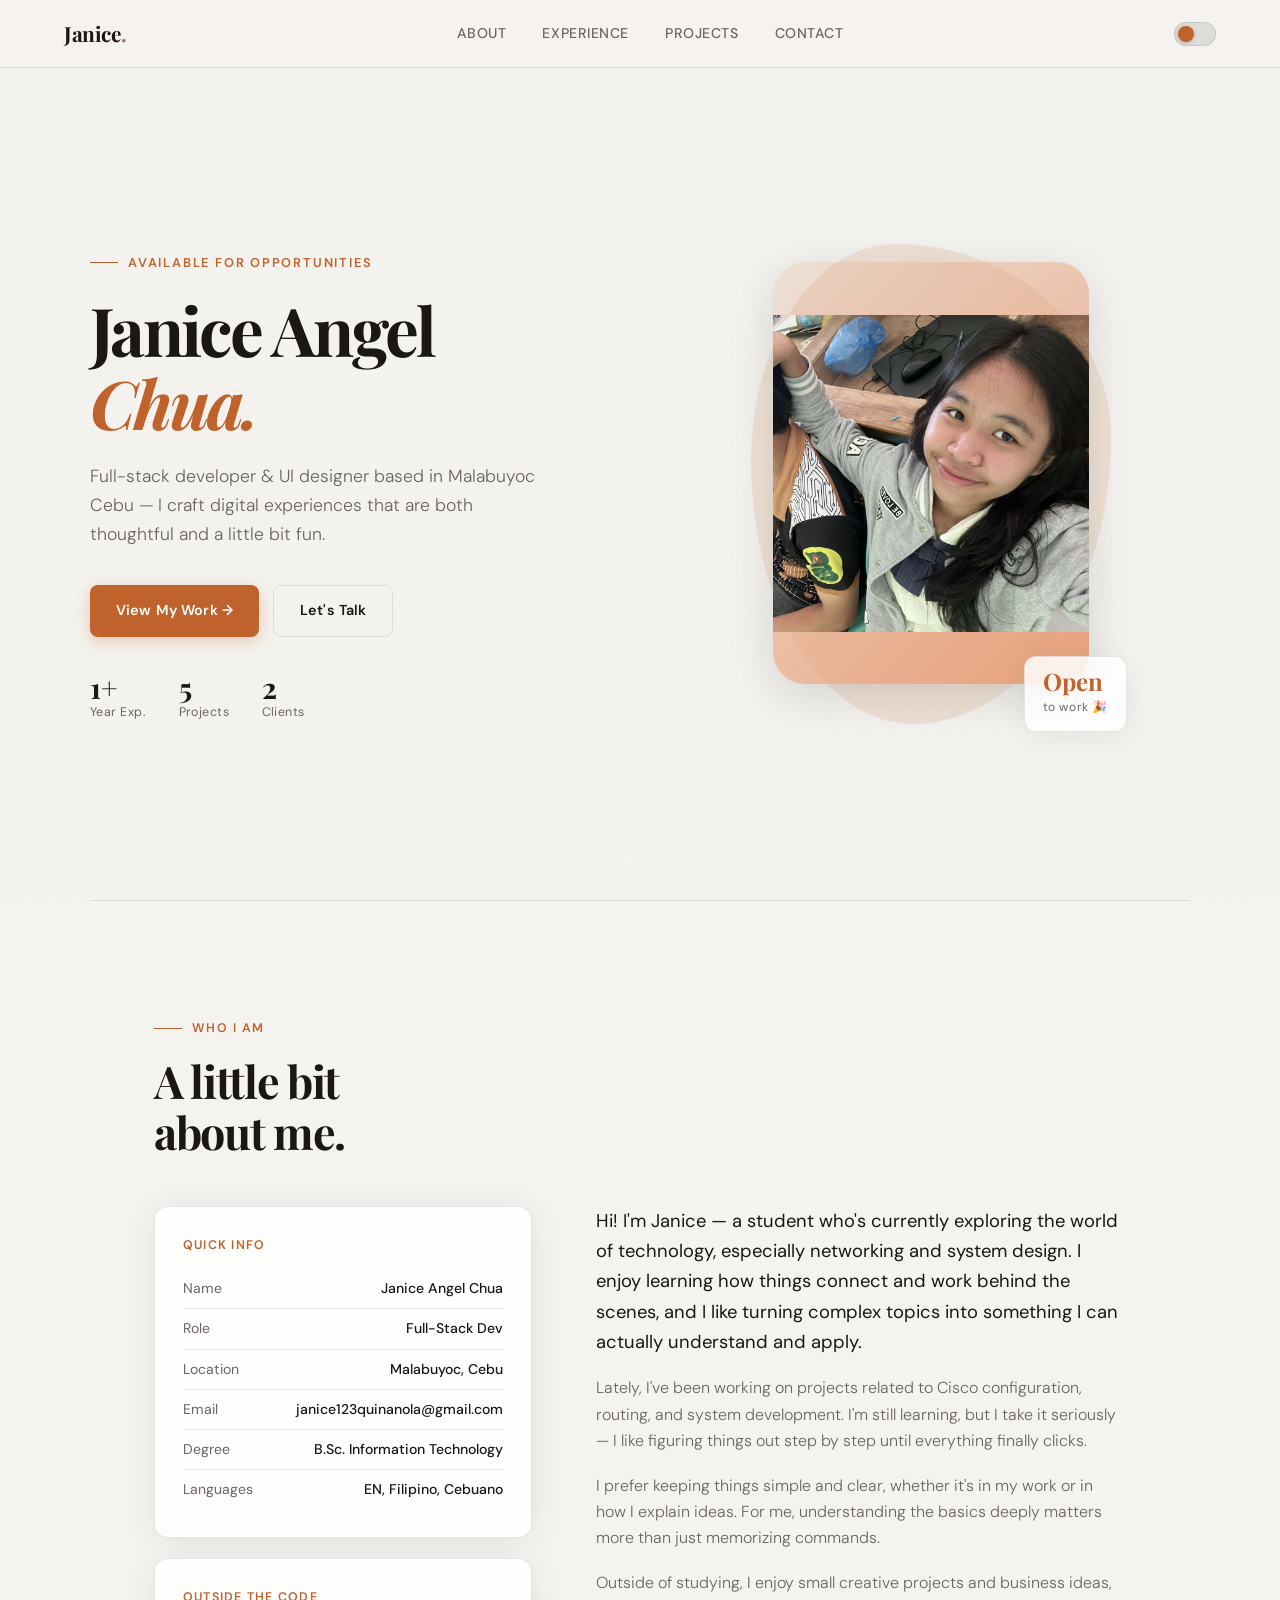
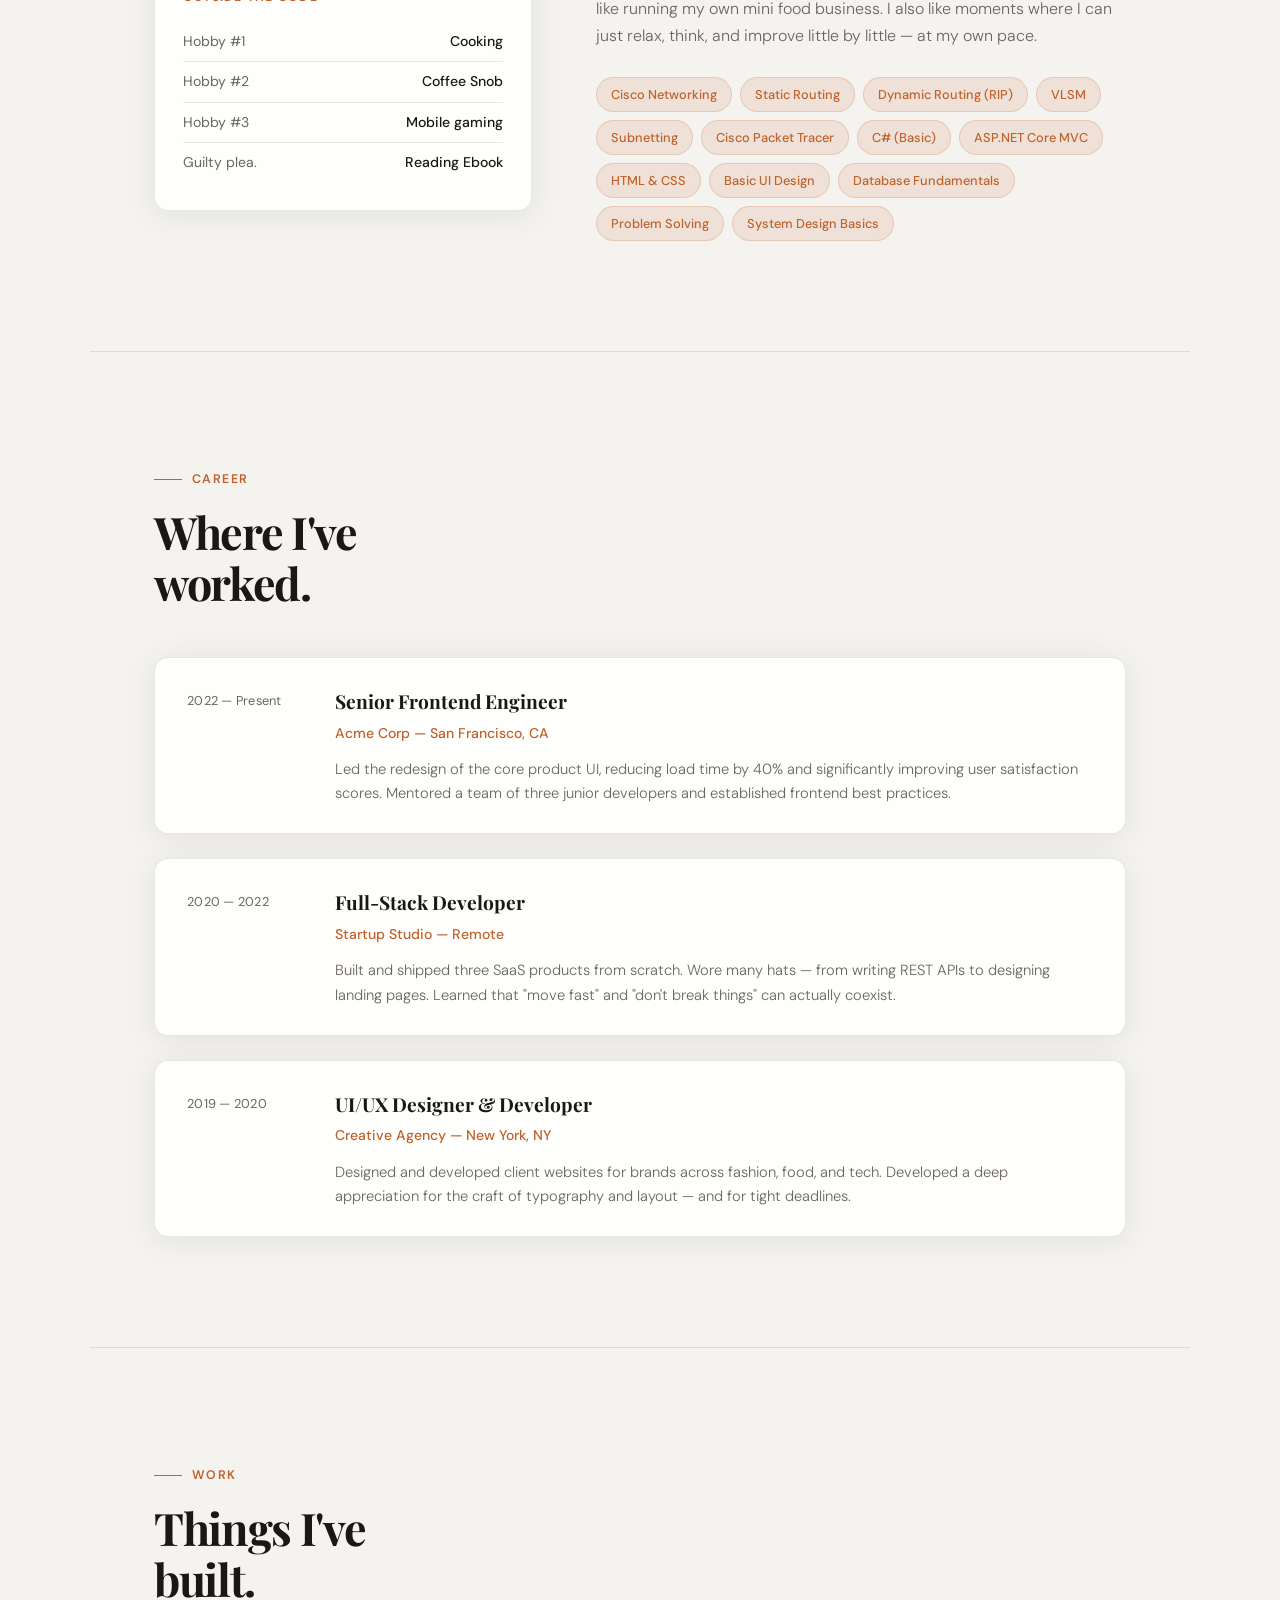
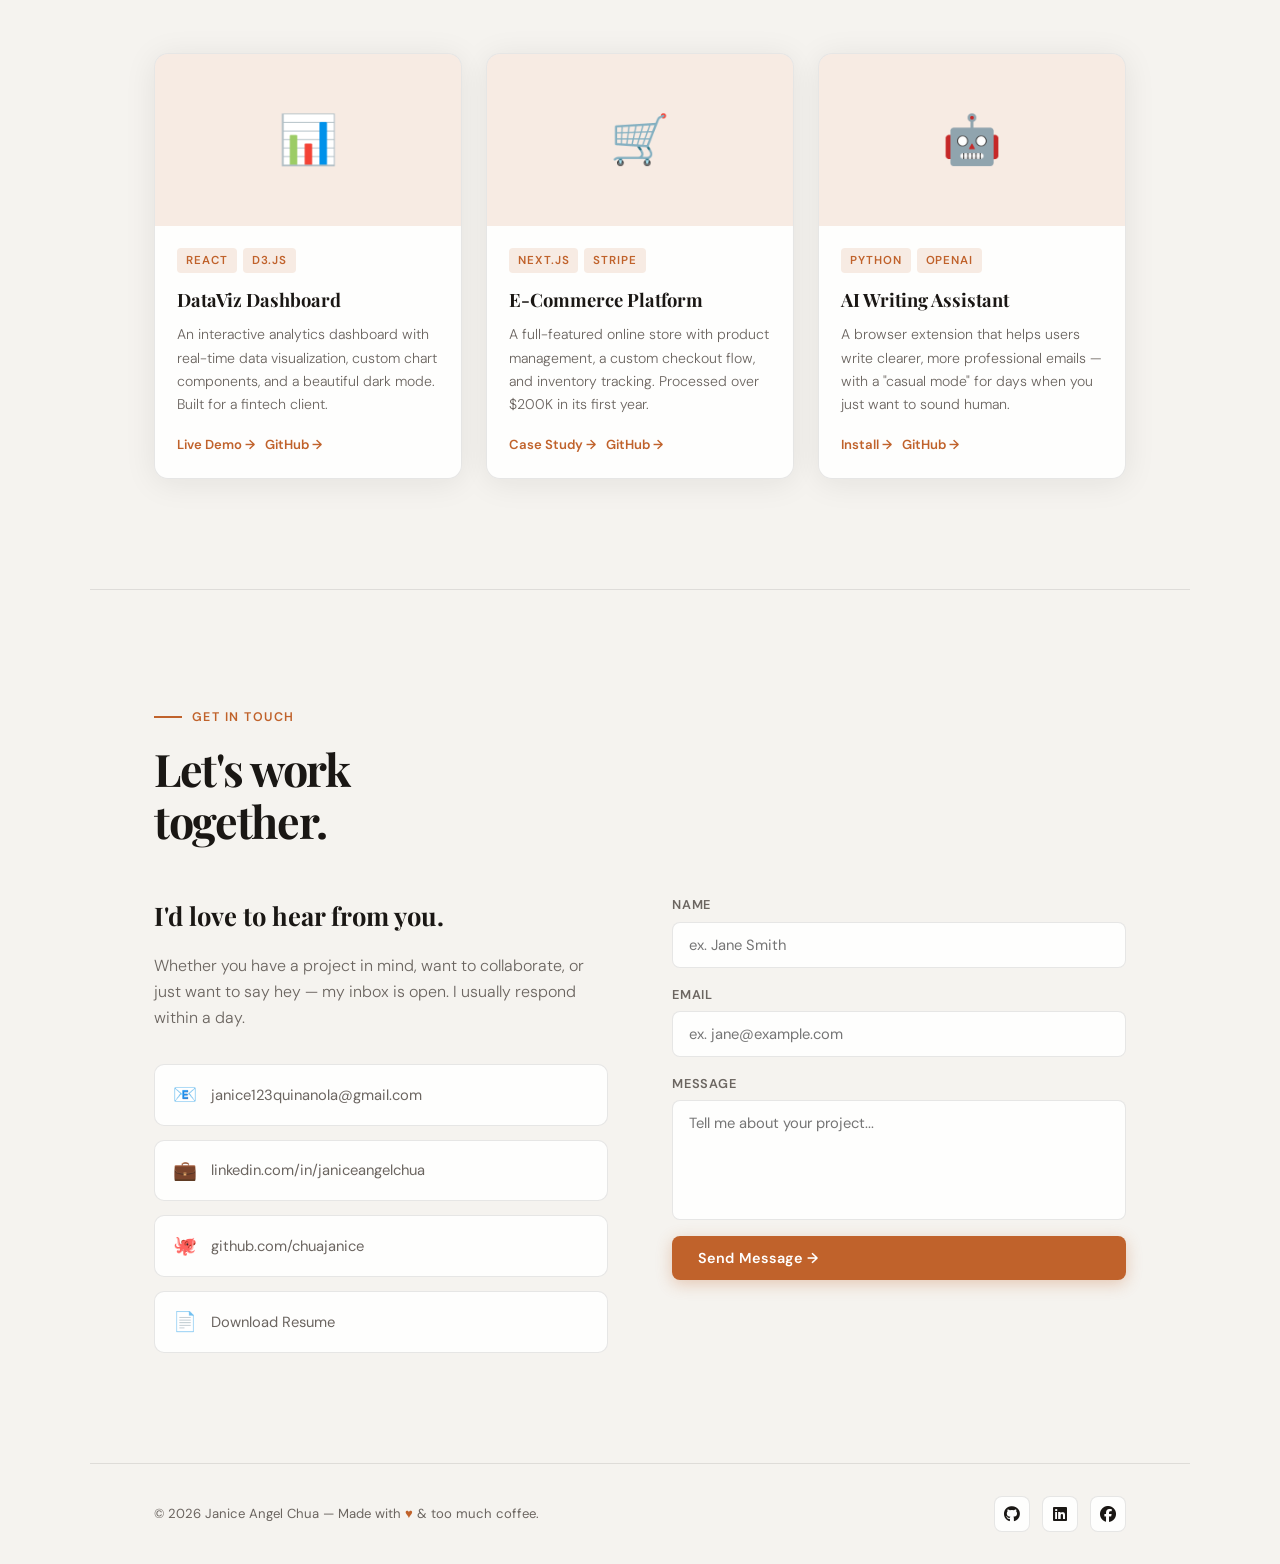
<file: index.html>
<!DOCTYPE html>
<html lang="en" data-theme="light">
<head>
  <meta charset="UTF-8" />
  <meta name="viewport" content="width=device-width, initial-scale=1.0" />
  <title>Portfolio — Janice Angel Chua</title>
  <link rel="preconnect" href="https://fonts.googleapis.com" />
  <link rel="preconnect" href="https://fonts.gstatic.com" crossorigin />
  <link href="https://fonts.googleapis.com/css2?family=Playfair+Display:ital,wght@0,400;0,700;1,400&family=DM+Sans:wght@300;400;500;600&display=swap" rel="stylesheet" />
  <link rel="stylesheet" href="style.css" />
  <link rel="stylesheet" href="https://cdnjs.cloudflare.com/ajax/libs/font-awesome/6.5.0/css/all.min.css">
</head>
<body>

  <!-- ─── Navigation ─────────────────────────────────── -->
  <nav>
    <div class="nav-logo">Janice<span>.</span></div>
    <ul class="nav-links">
      <li><a href="#about">About</a></li>
      <li><a href="#experience">Experience</a></li>
      <li><a href="#projects">Projects</a></li>
      <li><a href="#contact">Contact</a></li>
    </ul>
    <div class="nav-right">
      <button class="theme-toggle" id="themeToggle" aria-label="Toggle theme"></button>
      <button class="hamburger" id="hamburger" aria-label="Menu">
        <span></span><span></span><span></span>
      </button>
    </div>
  </nav>

  <!-- Mobile Menu -->
  <div class="mobile-menu" id="mobileMenu">
    <a href="#about" onclick="closeMenu()">About</a>
    <a href="#experience" onclick="closeMenu()">Experience</a>
    <a href="#projects" onclick="closeMenu()">Projects</a>
    <a href="#contact" onclick="closeMenu()">Contact</a>
  </div>

  <main>
    <!-- ─── Hero ──────────────────────────────────────── -->
    <section id="hero">
      <div class="hero-inner">
        <div class="hero-text">
          <p class="hero-eyebrow">Available for opportunities</p>
          <h1>Janice Angel<br><em>Chua.</em></h1>
          <p class="hero-bio">
            Full-stack developer & UI designer based in Malabuyoc Cebu — I craft digital experiences that are both thoughtful and a little bit fun.
          </p>
          <div class="hero-cta">
            <a href="#projects" class="btn btn-primary">View My Work →</a>
            <a href="#contact" class="btn btn-secondary">Let's Talk</a>
          </div>
          <div class="stats-row" style="margin-top:36px;">
            <div class="stat">
              <span class="stat-value">1+</span>
              <span class="stat-label">Year Exp.</span>
            </div>
            <div class="stat">
              <span class="stat-value">5</span>
              <span class="stat-label">Projects</span>
            </div>
            <div class="stat">
              <span class="stat-value">2</span>
              <span class="stat-label">Clients</span>
            </div>
          </div>
        </div>
        <div class="hero-visual">
          <div class="avatar-wrap">
            <div class="avatar-bg"></div>
            <div class="avatar-img">
              <img src="janice.jpg" alt="Janice's Avatar" class="avatar-photo" />
            </div>
            <div class="avatar-tag">
              <span class="tag-value">Open</span>
              <span class="tag-label">to work 🎉</span>
            </div>
          </div>
        </div>
      </div>
    </section>

    <div class="divider"></div>

    <!-- ─── About ─────────────────────────────────────── -->
    <section id="about">
      <p class="section-label">Who I Am</p>
      <h2 class="section-title">A little bit<br>about me.</h2>
      <div class="about-grid">
        <div class="about-aside">
          <div class="about-card reveal">
            <h4>Quick Info</h4>
            <ul class="info-list">
              <li><span>Name</span><strong>Janice Angel Chua</strong></li>
              <li><span>Role</span><strong>Full-Stack Dev</strong></li>
              <li><span>Location</span><strong>Malabuyoc, Cebu</strong></li>
              <li><span>Email</span><strong>janice123quinanola@gmail.com</strong></li>
              <li><span>Degree</span><strong>B.Sc. Information Technology</strong></li>
              <li><span>Languages</span><strong>EN, Filipino, Cebuano</strong></li>
            </ul>
          </div>
          <div class="about-card reveal">
            <h4>Outside the Code</h4>
            <ul class="info-list">
              <li><span>Hobby #1</span><strong>Cooking</strong></li>
              <li><span>Hobby #2</span><strong>Coffee Snob</strong></li>
              <li><span>Hobby #3</span><strong>Mobile gaming</strong></li>
              <li><span>Guilty plea.</span><strong>Reading Ebook</strong></li>
            </ul>
          </div>
        </div>
        <div class="about-text reveal">
          <p>
            Hi! I'm Janice — a student who's currently exploring the world of technology, especially networking and system design. I enjoy learning how things connect and work behind the scenes, and I like turning complex topics into something I can actually understand and apply.
          </p>
          <p>
            Lately, I've been working on projects related to Cisco configuration, routing, and system development. I'm still learning, but I take it seriously — I like figuring things out step by step until everything finally clicks.
          </p>
          <p>
            I prefer keeping things simple and clear, whether it's in my work or in how I explain ideas. For me, understanding the basics deeply matters more than just memorizing commands.
          </p>
          <p>
            Outside of studying, I enjoy small creative projects and business ideas, like running my own mini food business. I also like moments where I can just relax, think, and improve little by little — at my own pace.
          </p>
          <div class="skills-chips">
            <span class="chip">Cisco Networking</span>
            <span class="chip">Static Routing</span>
            <span class="chip">Dynamic Routing (RIP)</span>
            <span class="chip">VLSM</span>
            <span class="chip">Subnetting</span>
            <span class="chip">Cisco Packet Tracer</span>
            <span class="chip">C# (Basic)</span>
            <span class="chip">ASP.NET Core MVC</span>
            <span class="chip">HTML & CSS</span>
            <span class="chip">Basic UI Design</span>
            <span class="chip">Database Fundamentals</span>
            <span class="chip">Problem Solving</span>
            <span class="chip">System Design Basics</span>
          </div>
        </div>
      </div>
    </section>

    <div class="divider"></div>

    <!-- ─── Experience ────────────────────────────────── -->
    <section id="experience">
      <p class="section-label">Career</p>
      <h2 class="section-title">Where I've<br>worked.</h2>
      <div class="exp-list">
        <div class="exp-card reveal">
          <div class="exp-date">2022 — Present</div>
          <div class="exp-body">
            <h3>Senior Frontend Engineer</h3>
            <p class="exp-company">Acme Corp — San Francisco, CA</p>
            <p class="exp-desc">Led the redesign of the core product UI, reducing load time by 40% and significantly improving user satisfaction scores. Mentored a team of three junior developers and established frontend best practices.</p>
          </div>
        </div>
        <div class="exp-card reveal">
          <div class="exp-date">2020 — 2022</div>
          <div class="exp-body">
            <h3>Full-Stack Developer</h3>
            <p class="exp-company">Startup Studio — Remote</p>
            <p class="exp-desc">Built and shipped three SaaS products from scratch. Wore many hats — from writing REST APIs to designing landing pages. Learned that "move fast" and "don't break things" can actually coexist.</p>
          </div>
        </div>
        <div class="exp-card reveal">
          <div class="exp-date">2019 — 2020</div>
          <div class="exp-body">
            <h3>UI/UX Designer & Developer</h3>
            <p class="exp-company">Creative Agency — New York, NY</p>
            <p class="exp-desc">Designed and developed client websites for brands across fashion, food, and tech. Developed a deep appreciation for the craft of typography and layout — and for tight deadlines.</p>
          </div>
        </div>
      </div>
    </section>

    <div class="divider"></div>

    <!-- ─── Projects ──────────────────────────────────── -->
    <section id="projects">
      <p class="section-label">Work</p>
      <h2 class="section-title">Things I've<br>built.</h2>
      <div class="projects-grid">
        <div class="project-card reveal">
          <div class="project-thumb">📊</div>
          <div class="project-body">
            <div class="project-tags"><span class="project-tag">React</span><span class="project-tag">D3.js</span></div>
            <h3>DataViz Dashboard</h3>
            <p>An interactive analytics dashboard with real-time data visualization, custom chart components, and a beautiful dark mode. Built for a fintech client.</p>
            <div class="project-links">
              <a href="#" class="project-link">Live Demo →</a>
              <a href="#" class="project-link">GitHub →</a>
            </div>
          </div>
        </div>
        <div class="project-card reveal">
          <div class="project-thumb">🛒</div>
          <div class="project-body">
            <div class="project-tags"><span class="project-tag">Next.js</span><span class="project-tag">Stripe</span></div>
            <h3>E-Commerce Platform</h3>
            <p>A full-featured online store with product management, a custom checkout flow, and inventory tracking. Processed over $200K in its first year.</p>
            <div class="project-links">
              <a href="#" class="project-link">Case Study →</a>
              <a href="#" class="project-link">GitHub →</a>
            </div>
          </div>
        </div>
        <div class="project-card reveal">
          <div class="project-thumb">🤖</div>
          <div class="project-body">
            <div class="project-tags"><span class="project-tag">Python</span><span class="project-tag">OpenAI</span></div>
            <h3>AI Writing Assistant</h3>
            <p>A browser extension that helps users write clearer, more professional emails — with a "casual mode" for days when you just want to sound human.</p>
            <div class="project-links">
              <a href="#" class="project-link">Install →</a>
              <a href="#" class="project-link">GitHub →</a>
            </div>
          </div>
        </div>
      </div>
    </section>

    <div class="divider"></div>

    <!-- ─── Contact ───────────────────────────────────── -->
    <section id="contact">
      <p class="section-label">Get In Touch</p>
      <h2 class="section-title">Let's work<br>together.</h2>
      <div class="contact-wrap">
        <div class="contact-info reveal">
          <h3>I'd love to hear from you.</h3>
          <p>Whether you have a project in mind, want to collaborate, or just want to say hey — my inbox is open. I usually respond within a day.</p>
          <div class="contact-links">
            <a href="mailto:janice123quinanola@gmail.com" class="contact-link">
              <span class="contact-link-icon">📧</span>
              <span>janice123quinanola@gmail.com</span>
            </a>
            <a href="https://linkedin.com" target="_blank" class="contact-link">
              <span class="contact-link-icon">💼</span>
              <span>linkedin.com/in/janiceangelchua</span>
            </a>
            <a href="https://github.com" target="_blank" class="contact-link">
              <span class="contact-link-icon">🐙</span>
              <span>github.com/chuajanice</span>
            </a>
            <a href="#" class="contact-link">
              <span class="contact-link-icon">📄</span>
              <span>Download Resume</span>
            </a>
          </div>
        </div>
        <div class="contact-form reveal">
          <div class="form-group">
            <label for="name">Name</label>
            <input type="text" id="name" placeholder="ex. Jane Smith" />
          </div>
          <div class="form-group">
            <label for="email">Email</label>
            <input type="email" id="email" placeholder="ex. jane@example.com" />
          </div>
          <div class="form-group">
            <label for="message">Message</label>
            <textarea id="message" placeholder="Tell me about your project..."></textarea>
          </div>
          <button class="btn btn-primary" id="sendBtn" onclick="handleSend()">Send Message →</button>
        </div>
      </div>
    </section>
  </main>

  <!-- ─── Footer ───────────────────────────────────────── -->
  <footer>
    <p class="footer-text">© 2026 Janice Angel Chua — Made with <span>♥</span> & too much coffee.</p>
    <div class="social-links">
      <a href="#" class="social-link" title="GitHub">
        <i class="fab fa-github"></i>
      </a>
      <a href="#" class="social-link" title="LinkedIn">
        <i class="fab fa-linkedin"></i>
      </a>
      <a href="#" class="social-link" title="Facebook">
        <i class="fab fa-facebook"></i>
      </a>
    </div>
  </footer>

  <script>
    // ─── Theme Toggle ──────────────────────────────────────
    const html = document.documentElement;
    const saved = localStorage.getItem('theme') || 'light';
    html.setAttribute('data-theme', saved);

    document.getElementById('themeToggle').addEventListener('click', () => {
      const curr = html.getAttribute('data-theme');
      const next = curr === 'light' ? 'dark' : 'light';
      html.setAttribute('data-theme', next);
      localStorage.setItem('theme', next);
    });

    // ─── Hamburger ─────────────────────────────────────────
    const hamburger = document.getElementById('hamburger');
    const mobileMenu = document.getElementById('mobileMenu');

    hamburger.addEventListener('click', () => {
      hamburger.classList.toggle('open');
      mobileMenu.classList.toggle('open');
    });

    function closeMenu() {
      hamburger.classList.remove('open');
      mobileMenu.classList.remove('open');
    }

    // Close mobile menu when clicking outside
    document.addEventListener('click', (e) => {
      if (!hamburger.contains(e.target) && !mobileMenu.contains(e.target)) {
        closeMenu();
      }
    });

    // ─── Scroll Reveal ────────────────────────────────────
    const revealEls = document.querySelectorAll('.reveal');
    const observer = new IntersectionObserver((entries) => {
      entries.forEach((entry, i) => {
        if (entry.isIntersecting) {
          const delay = entry.target.closest('.exp-list, .projects-grid, .about-grid')
            ? Array.from(entry.target.parentElement.children).indexOf(entry.target) * 80
            : 0;
          setTimeout(() => entry.target.classList.add('visible'), delay);
          observer.unobserve(entry.target);
        }
      });
    }, { threshold: 0.12 });

    revealEls.forEach(el => observer.observe(el));

    // ─── Active Nav Link Highlight ─────────────────────────
    const sections = document.querySelectorAll('section[id]');
    const navLinks = document.querySelectorAll('.nav-links a');

    const navObserver = new IntersectionObserver((entries) => {
      entries.forEach(entry => {
        if (entry.isIntersecting) {
          navLinks.forEach(a => a.style.color = '');
          const active = document.querySelector(`.nav-links a[href="#${entry.target.id}"]`);
          if (active) active.style.color = 'var(--accent)';
        }
      });
    }, { rootMargin: '-40% 0px -50% 0px' });

    sections.forEach(s => navObserver.observe(s));

    // ─── Contact Form ──────────────────────────────────────
    function handleSend() {
      const name = document.getElementById('name').value.trim();
      const email = document.getElementById('email').value.trim();
      const message = document.getElementById('message').value.trim();
      const btn = document.getElementById('sendBtn');

      if (!name || !email || !message) {
        btn.textContent = 'Fill in all fields ✗';
        btn.style.background = '#e05555';
        setTimeout(() => { btn.textContent = 'Send Message →'; btn.style.background = ''; }, 2000);
        return;
      }

      btn.textContent = 'Sending...';
      btn.disabled = true;

      setTimeout(() => {
        btn.textContent = 'Message Sent! ✓';
        btn.style.background = '#3a9e6e';
        document.getElementById('name').value = '';
        document.getElementById('email').value = '';
        document.getElementById('message').value = '';
        setTimeout(() => {
          btn.textContent = 'Send Message →';
          btn.style.background = '';
          btn.disabled = false;
        }, 3000);
      }, 1200);
    }

    // ─── Bunny & Cookie Floaties ───────────────────────────
    (function () {
      const ITEMS = ['🐰', '🍪', '🐇', '🍪', '🐰', '🍪', '🐰', '🐇'];

      function spawnFloaties(container, count, wrapperClass) {
        const wrapper = document.createElement('div');
        wrapper.className = wrapperClass;
        container.appendChild(wrapper);

        for (let i = 0; i < count; i++) {
          const el = document.createElement('span');
          el.className = 'floaty';
          el.textContent = ITEMS[Math.floor(Math.random() * ITEMS.length)];

          const size  = 1.1 + Math.random() * 1.4;
          const left  = Math.random() * 94;
          const delay = Math.random() * 14;
          const dur   = 10 + Math.random() * 10;
          const startY = 10 + Math.random() * 80;

          el.style.cssText = `
            font-size: ${size}rem;
            left: ${left}%;
            top: ${startY}%;
            animation-duration: ${dur}s;
            animation-delay: -${delay}s;
          `;
          wrapper.appendChild(el);
        }
      }

      const hero   = document.getElementById('hero');
      const nav    = document.querySelector('nav');
      const footer = document.querySelector('footer');

      if (hero)   spawnFloaties(hero,   18, 'floaties-canvas');
      if (nav)    spawnFloaties(nav,     6, 'nav-floaties');
      if (footer) spawnFloaties(footer,  8, 'footer-floaties');
    })();
  </script>
</body>
</html>
</file>
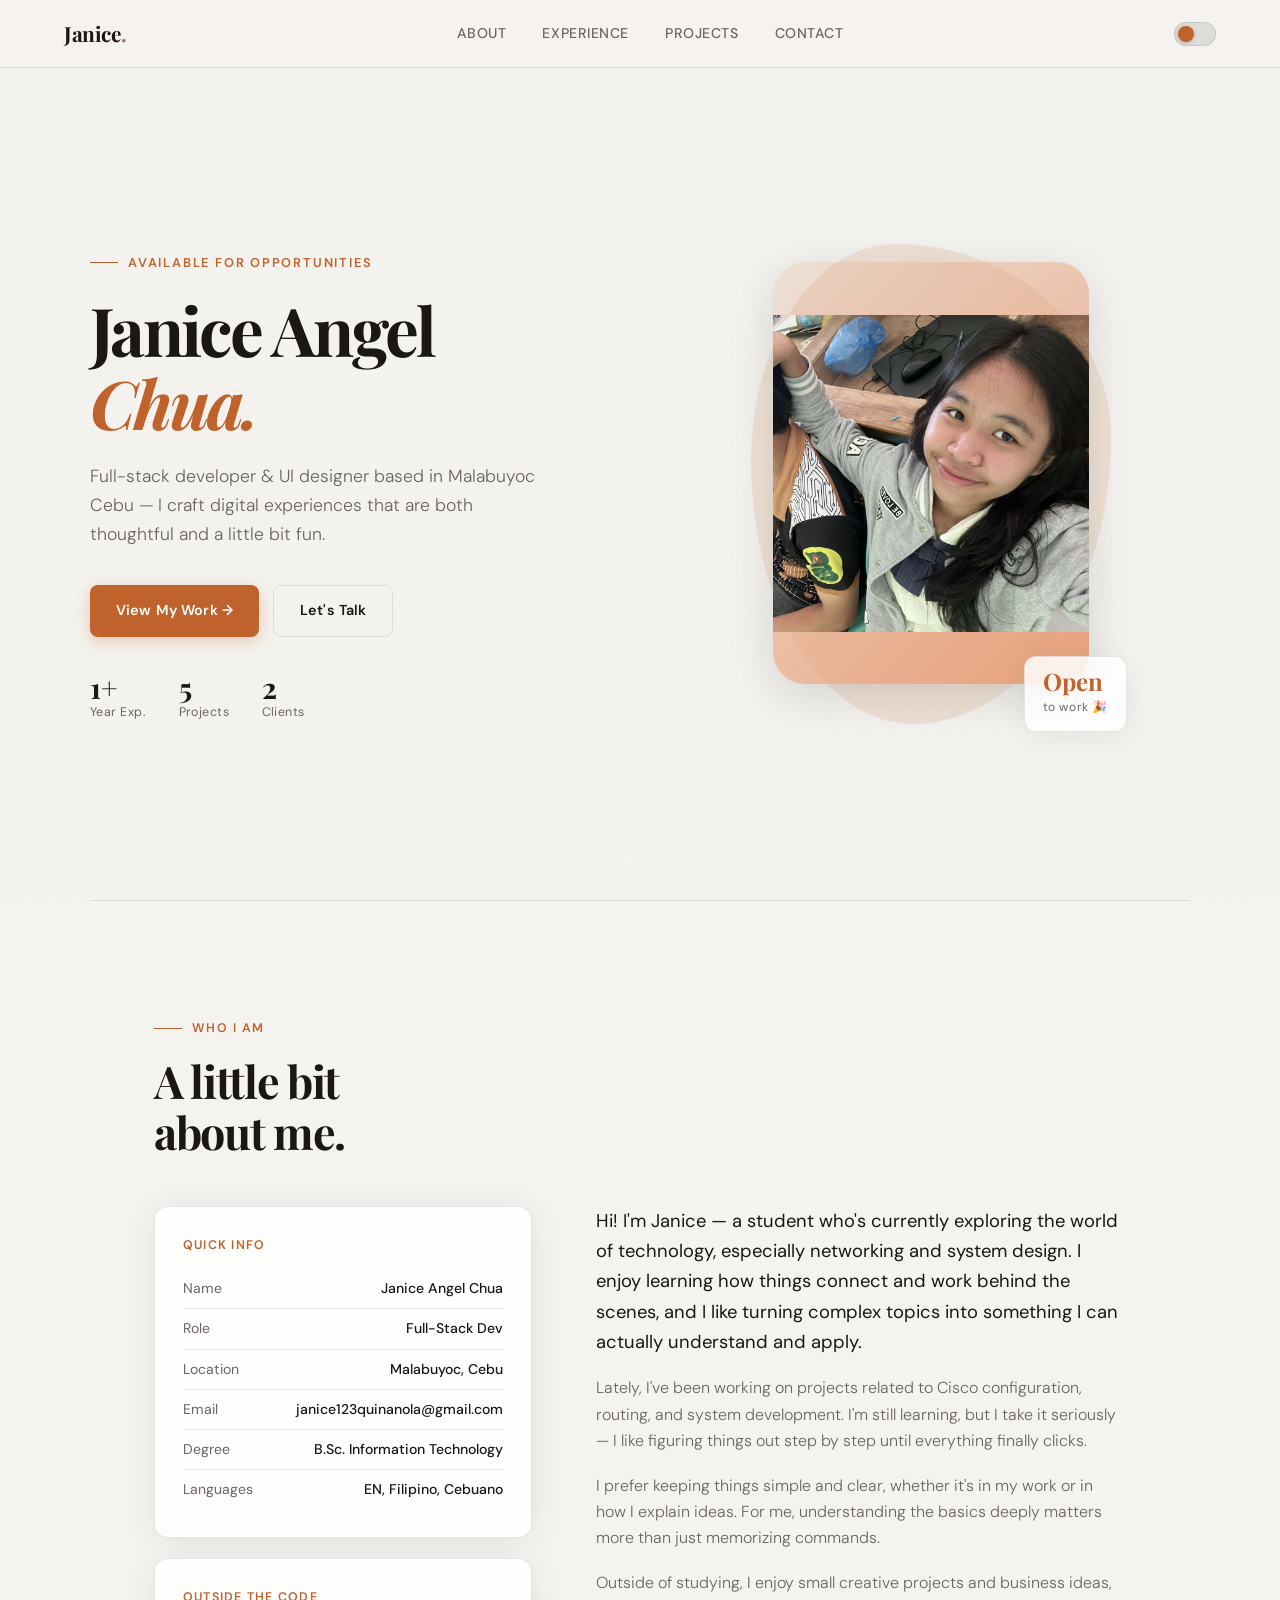
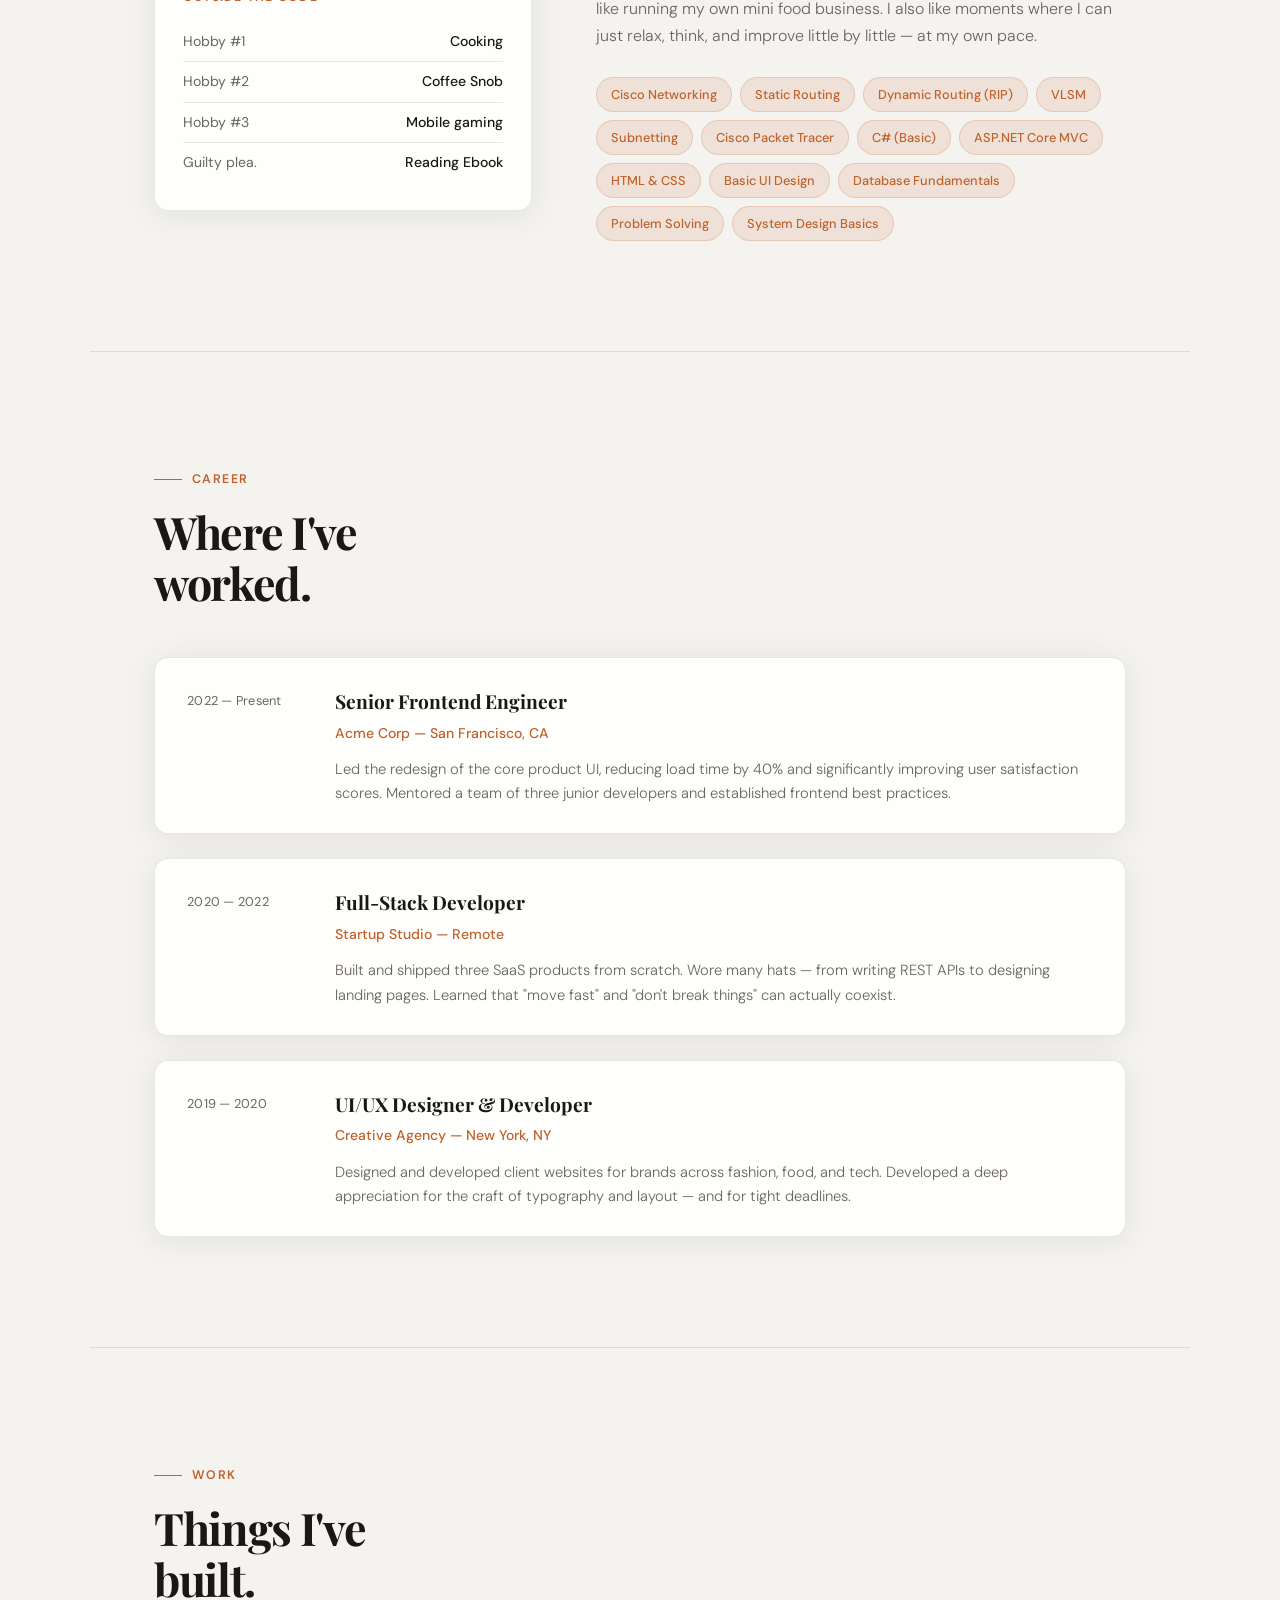
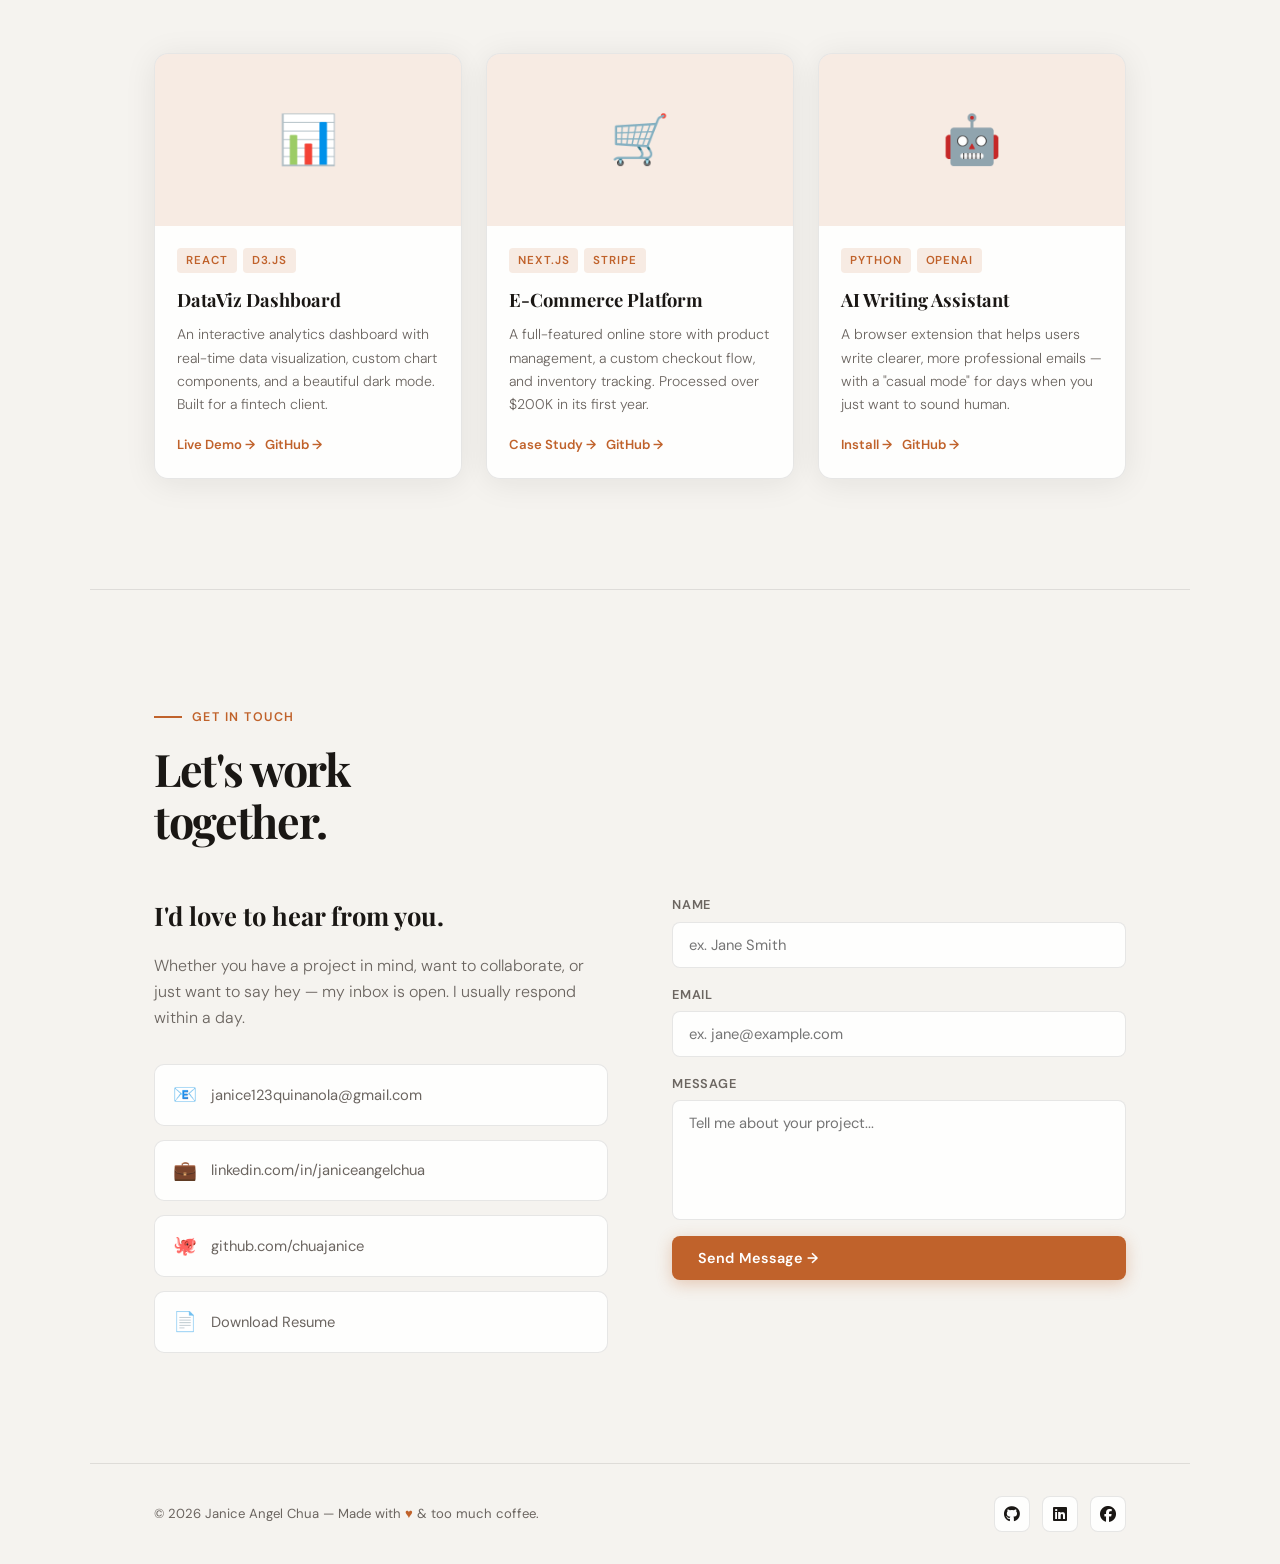
<file: portfolio.html>
<!DOCTYPE html>
<html lang="en" data-theme="light">
<head>
  <meta charset="UTF-8" />
  <meta name="viewport" content="width=device-width, initial-scale=1.0" />
  <title>Portfolio — Janice Angel Chua</title>
  <link rel="preconnect" href="https://fonts.googleapis.com" />
  <link rel="preconnect" href="https://fonts.gstatic.com" crossorigin />
  <link href="https://fonts.googleapis.com/css2?family=Playfair+Display:ital,wght@0,400;0,700;1,400&family=DM+Sans:wght@300;400;500;600&display=swap" rel="stylesheet" />
  <link rel="stylesheet" href="style.css" />
  <link rel="stylesheet" href="https://cdnjs.cloudflare.com/ajax/libs/font-awesome/6.5.0/css/all.min.css">
</head>
<body>

  <!-- ─── Navigation ─────────────────────────────────── -->
  <nav>
    <div class="nav-logo">Janice<span>.</span></div>
    <ul class="nav-links">
      <li><a href="#about">About</a></li>
      <li><a href="#experience">Experience</a></li>
      <li><a href="#projects">Projects</a></li>
      <li><a href="#contact">Contact</a></li>
    </ul>
    <div class="nav-right">
      <button class="theme-toggle" id="themeToggle" aria-label="Toggle theme"></button>
      <button class="hamburger" id="hamburger" aria-label="Menu">
        <span></span><span></span><span></span>
      </button>
    </div>
  </nav>

  <!-- Mobile Menu -->
  <div class="mobile-menu" id="mobileMenu">
    <a href="#about" onclick="closeMenu()">About</a>
    <a href="#experience" onclick="closeMenu()">Experience</a>
    <a href="#projects" onclick="closeMenu()">Projects</a>
    <a href="#contact" onclick="closeMenu()">Contact</a>
  </div>

  <main>
    <!-- ─── Hero ──────────────────────────────────────── -->
    <section id="hero">
      <div class="hero-inner">
        <div class="hero-text">
          <p class="hero-eyebrow">Available for opportunities</p>
          <h1>Janice Angel<br><em>Chua.</em></h1>
          <p class="hero-bio">
            Full-stack developer & UI designer based in Malabuyoc Cebu — I craft digital experiences that are both thoughtful and a little bit fun.
          </p>
          <div class="hero-cta">
            <a href="#projects" class="btn btn-primary">View My Work →</a>
            <a href="#contact" class="btn btn-secondary">Let's Talk</a>
          </div>
          <div class="stats-row" style="margin-top:36px;">
            <div class="stat">
              <span class="stat-value">1+</span>
              <span class="stat-label">Year Exp.</span>
            </div>
            <div class="stat">
              <span class="stat-value">5</span>
              <span class="stat-label">Projects</span>
            </div>
            <div class="stat">
              <span class="stat-value">2</span>
              <span class="stat-label">Clients</span>
            </div>
          </div>
        </div>
        <div class="hero-visual">
          <div class="avatar-wrap">
            <div class="avatar-bg"></div>
            <div class="avatar-img">
              <img src="janice.jpg" alt="Janice's Avatar" class="avatar-photo" />
            </div>
            <div class="avatar-tag">
              <span class="tag-value">Open</span>
              <span class="tag-label">to work 🎉</span>
            </div>
          </div>
        </div>
      </div>
    </section>

    <div class="divider"></div>

    <!-- ─── About ─────────────────────────────────────── -->
    <section id="about">
      <p class="section-label">Who I Am</p>
      <h2 class="section-title">A little bit<br>about me.</h2>
      <div class="about-grid">
        <div class="about-aside">
          <div class="about-card reveal">
            <h4>Quick Info</h4>
            <ul class="info-list">
              <li><span>Name</span><strong>Janice Angel Chua</strong></li>
              <li><span>Role</span><strong>Full-Stack Dev</strong></li>
              <li><span>Location</span><strong>Malabuyoc, Cebu</strong></li>
              <li><span>Email</span><strong>janice123quinanola@gmail.com</strong></li>
              <li><span>Degree</span><strong>B.Sc. Information Technology</strong></li>
              <li><span>Languages</span><strong>EN, Filipino, Cebuano</strong></li>
            </ul>
          </div>
          <div class="about-card reveal">
            <h4>Outside the Code</h4>
            <ul class="info-list">
              <li><span>Hobby #1</span><strong>Cooking</strong></li>
              <li><span>Hobby #2</span><strong>Coffee Snob</strong></li>
              <li><span>Hobby #3</span><strong>Mobile gaming</strong></li>
              <li><span>Guilty plea.</span><strong>Reading Ebook</strong></li>
            </ul>
          </div>
        </div>
        <div class="about-text reveal">
          <p>
            Hi! I'm Janice — a student who's currently exploring the world of technology, especially networking and system design. I enjoy learning how things connect and work behind the scenes, and I like turning complex topics into something I can actually understand and apply.
          </p>
          <p>
            Lately, I've been working on projects related to Cisco configuration, routing, and system development. I'm still learning, but I take it seriously — I like figuring things out step by step until everything finally clicks.
          </p>
          <p>
            I prefer keeping things simple and clear, whether it's in my work or in how I explain ideas. For me, understanding the basics deeply matters more than just memorizing commands.
          </p>
          <p>
            Outside of studying, I enjoy small creative projects and business ideas, like running my own mini food business. I also like moments where I can just relax, think, and improve little by little — at my own pace.
          </p>
          <div class="skills-chips">
            <span class="chip">Cisco Networking</span>
            <span class="chip">Static Routing</span>
            <span class="chip">Dynamic Routing (RIP)</span>
            <span class="chip">VLSM</span>
            <span class="chip">Subnetting</span>
            <span class="chip">Cisco Packet Tracer</span>
            <span class="chip">C# (Basic)</span>
            <span class="chip">ASP.NET Core MVC</span>
            <span class="chip">HTML & CSS</span>
            <span class="chip">Basic UI Design</span>
            <span class="chip">Database Fundamentals</span>
            <span class="chip">Problem Solving</span>
            <span class="chip">System Design Basics</span>
          </div>
        </div>
      </div>
    </section>

    <div class="divider"></div>

    <!-- ─── Experience ────────────────────────────────── -->
    <section id="experience">
      <p class="section-label">Career</p>
      <h2 class="section-title">Where I've<br>worked.</h2>
      <div class="exp-list">
        <div class="exp-card reveal">
          <div class="exp-date">2022 — Present</div>
          <div class="exp-body">
            <h3>Senior Frontend Engineer</h3>
            <p class="exp-company">Acme Corp — San Francisco, CA</p>
            <p class="exp-desc">Led the redesign of the core product UI, reducing load time by 40% and significantly improving user satisfaction scores. Mentored a team of three junior developers and established frontend best practices.</p>
          </div>
        </div>
        <div class="exp-card reveal">
          <div class="exp-date">2020 — 2022</div>
          <div class="exp-body">
            <h3>Full-Stack Developer</h3>
            <p class="exp-company">Startup Studio — Remote</p>
            <p class="exp-desc">Built and shipped three SaaS products from scratch. Wore many hats — from writing REST APIs to designing landing pages. Learned that "move fast" and "don't break things" can actually coexist.</p>
          </div>
        </div>
        <div class="exp-card reveal">
          <div class="exp-date">2019 — 2020</div>
          <div class="exp-body">
            <h3>UI/UX Designer & Developer</h3>
            <p class="exp-company">Creative Agency — New York, NY</p>
            <p class="exp-desc">Designed and developed client websites for brands across fashion, food, and tech. Developed a deep appreciation for the craft of typography and layout — and for tight deadlines.</p>
          </div>
        </div>
      </div>
    </section>

    <div class="divider"></div>

    <!-- ─── Projects ──────────────────────────────────── -->
    <section id="projects">
      <p class="section-label">Work</p>
      <h2 class="section-title">Things I've<br>built.</h2>
      <div class="projects-grid">
        <div class="project-card reveal">
          <div class="project-thumb">📊</div>
          <div class="project-body">
            <div class="project-tags"><span class="project-tag">React</span><span class="project-tag">D3.js</span></div>
            <h3>DataViz Dashboard</h3>
            <p>An interactive analytics dashboard with real-time data visualization, custom chart components, and a beautiful dark mode. Built for a fintech client.</p>
            <div class="project-links">
              <a href="#" class="project-link">Live Demo →</a>
              <a href="#" class="project-link">GitHub →</a>
            </div>
          </div>
        </div>
        <div class="project-card reveal">
          <div class="project-thumb">🛒</div>
          <div class="project-body">
            <div class="project-tags"><span class="project-tag">Next.js</span><span class="project-tag">Stripe</span></div>
            <h3>E-Commerce Platform</h3>
            <p>A full-featured online store with product management, a custom checkout flow, and inventory tracking. Processed over $200K in its first year.</p>
            <div class="project-links">
              <a href="#" class="project-link">Case Study →</a>
              <a href="#" class="project-link">GitHub →</a>
            </div>
          </div>
        </div>
        <div class="project-card reveal">
          <div class="project-thumb">🤖</div>
          <div class="project-body">
            <div class="project-tags"><span class="project-tag">Python</span><span class="project-tag">OpenAI</span></div>
            <h3>AI Writing Assistant</h3>
            <p>A browser extension that helps users write clearer, more professional emails — with a "casual mode" for days when you just want to sound human.</p>
            <div class="project-links">
              <a href="#" class="project-link">Install →</a>
              <a href="#" class="project-link">GitHub →</a>
            </div>
          </div>
        </div>
      </div>
    </section>

    <div class="divider"></div>

    <!-- ─── Contact ───────────────────────────────────── -->
    <section id="contact">
      <p class="section-label">Get In Touch</p>
      <h2 class="section-title">Let's work<br>together.</h2>
      <div class="contact-wrap">
        <div class="contact-info reveal">
          <h3>I'd love to hear from you.</h3>
          <p>Whether you have a project in mind, want to collaborate, or just want to say hey — my inbox is open. I usually respond within a day.</p>
          <div class="contact-links">
            <a href="mailto:janice123quinanola@gmail.com" class="contact-link">
              <span class="contact-link-icon">📧</span>
              <span>janice123quinanola@gmail.com</span>
            </a>
            <a href="https://linkedin.com" target="_blank" class="contact-link">
              <span class="contact-link-icon">💼</span>
              <span>linkedin.com/in/janiceangelchua</span>
            </a>
            <a href="https://github.com" target="_blank" class="contact-link">
              <span class="contact-link-icon">🐙</span>
              <span>github.com/chuajanice</span>
            </a>
            <a href="#" class="contact-link">
              <span class="contact-link-icon">📄</span>
              <span>Download Resume</span>
            </a>
          </div>
        </div>
        <div class="contact-form reveal">
          <div class="form-group">
            <label for="name">Name</label>
            <input type="text" id="name" placeholder="ex. Jane Smith" />
          </div>
          <div class="form-group">
            <label for="email">Email</label>
            <input type="email" id="email" placeholder="ex. jane@example.com" />
          </div>
          <div class="form-group">
            <label for="message">Message</label>
            <textarea id="message" placeholder="Tell me about your project..."></textarea>
          </div>
          <button class="btn btn-primary" id="sendBtn" onclick="handleSend()">Send Message →</button>
        </div>
      </div>
    </section>
  </main>

  <!-- ─── Footer ───────────────────────────────────────── -->
  <footer>
    <p class="footer-text">© 2026 Janice Angel Chua — Made with <span>♥</span> & too much coffee.</p>
    <div class="social-links">
      <a href="#" class="social-link" title="GitHub">
        <i class="fab fa-github"></i>
      </a>
      <a href="#" class="social-link" title="LinkedIn">
        <i class="fab fa-linkedin"></i>
      </a>
      <a href="#" class="social-link" title="Facebook">
        <i class="fab fa-facebook"></i>
      </a>
    </div>
  </footer>

  <script>
    // ─── Theme Toggle ──────────────────────────────────────
    const html = document.documentElement;
    const saved = localStorage.getItem('theme') || 'light';
    html.setAttribute('data-theme', saved);

    document.getElementById('themeToggle').addEventListener('click', () => {
      const curr = html.getAttribute('data-theme');
      const next = curr === 'light' ? 'dark' : 'light';
      html.setAttribute('data-theme', next);
      localStorage.setItem('theme', next);
    });

    // ─── Hamburger ─────────────────────────────────────────
    const hamburger = document.getElementById('hamburger');
    const mobileMenu = document.getElementById('mobileMenu');

    hamburger.addEventListener('click', () => {
      hamburger.classList.toggle('open');
      mobileMenu.classList.toggle('open');
    });

    function closeMenu() {
      hamburger.classList.remove('open');
      mobileMenu.classList.remove('open');
    }

    // Close mobile menu when clicking outside
    document.addEventListener('click', (e) => {
      if (!hamburger.contains(e.target) && !mobileMenu.contains(e.target)) {
        closeMenu();
      }
    });

    // ─── Scroll Reveal ────────────────────────────────────
    const revealEls = document.querySelectorAll('.reveal');
    const observer = new IntersectionObserver((entries) => {
      entries.forEach((entry, i) => {
        if (entry.isIntersecting) {
          const delay = entry.target.closest('.exp-list, .projects-grid, .about-grid')
            ? Array.from(entry.target.parentElement.children).indexOf(entry.target) * 80
            : 0;
          setTimeout(() => entry.target.classList.add('visible'), delay);
          observer.unobserve(entry.target);
        }
      });
    }, { threshold: 0.12 });

    revealEls.forEach(el => observer.observe(el));

    // ─── Active Nav Link Highlight ─────────────────────────
    const sections = document.querySelectorAll('section[id]');
    const navLinks = document.querySelectorAll('.nav-links a');

    const navObserver = new IntersectionObserver((entries) => {
      entries.forEach(entry => {
        if (entry.isIntersecting) {
          navLinks.forEach(a => a.style.color = '');
          const active = document.querySelector(`.nav-links a[href="#${entry.target.id}"]`);
          if (active) active.style.color = 'var(--accent)';
        }
      });
    }, { rootMargin: '-40% 0px -50% 0px' });

    sections.forEach(s => navObserver.observe(s));

    // ─── Contact Form ──────────────────────────────────────
    function handleSend() {
      const name = document.getElementById('name').value.trim();
      const email = document.getElementById('email').value.trim();
      const message = document.getElementById('message').value.trim();
      const btn = document.getElementById('sendBtn');

      if (!name || !email || !message) {
        btn.textContent = 'Fill in all fields ✗';
        btn.style.background = '#e05555';
        setTimeout(() => { btn.textContent = 'Send Message →'; btn.style.background = ''; }, 2000);
        return;
      }

      btn.textContent = 'Sending...';
      btn.disabled = true;

      setTimeout(() => {
        btn.textContent = 'Message Sent! ✓';
        btn.style.background = '#3a9e6e';
        document.getElementById('name').value = '';
        document.getElementById('email').value = '';
        document.getElementById('message').value = '';
        setTimeout(() => {
          btn.textContent = 'Send Message →';
          btn.style.background = '';
          btn.disabled = false;
        }, 3000);
      }, 1200);
    }

    // ─── Bunny & Cookie Floaties ───────────────────────────
    (function () {
      const ITEMS = ['🐰', '🍪', '🐇', '🍪', '🐰', '🍪', '🐰', '🐇'];

      function spawnFloaties(container, count, wrapperClass) {
        const wrapper = document.createElement('div');
        wrapper.className = wrapperClass;
        container.appendChild(wrapper);

        for (let i = 0; i < count; i++) {
          const el = document.createElement('span');
          el.className = 'floaty';
          el.textContent = ITEMS[Math.floor(Math.random() * ITEMS.length)];

          const size  = 1.1 + Math.random() * 1.4;
          const left  = Math.random() * 94;
          const delay = Math.random() * 14;
          const dur   = 10 + Math.random() * 10;
          const startY = 10 + Math.random() * 80;

          el.style.cssText = `
            font-size: ${size}rem;
            left: ${left}%;
            top: ${startY}%;
            animation-duration: ${dur}s;
            animation-delay: -${delay}s;
          `;
          wrapper.appendChild(el);
        }
      }

      const hero   = document.getElementById('hero');
      const nav    = document.querySelector('nav');
      const footer = document.querySelector('footer');

      if (hero)   spawnFloaties(hero,   18, 'floaties-canvas');
      if (nav)    spawnFloaties(nav,     6, 'nav-floaties');
      if (footer) spawnFloaties(footer,  8, 'footer-floaties');
    })();
  </script>
</body>
</html>
</file>
<file: style.css>
:root {
      --bg:           #f5f3ef;
      --bg-card:      #ffffffd9;
      --bg-nav:       rgba(245,243,239,0.85);
      --text:         #1a1714;
      --text-muted:   #6b6560;
      --accent:       #c0622b;
      --accent-light: #e8a07a;
      --accent-dim:   rgba(192,98,43,0.12);
      --border:       rgba(26,23,20,0.10);
      --shadow:       0 4px 32px rgba(26,23,20,0.08);
      --shadow-hover: 0 12px 48px rgba(26,23,20,0.14);
      --nav-h:        68px;
      --radius:       14px;
      --transition:   0.28s cubic-bezier(0.4,0,0.2,1);
    }
    [data-theme="dark"] {
      --bg:           #141210;
      --bg-card:      rgba(30,27,24,0.9);
      --bg-nav:       rgba(14,12,10,0.88);
      --text:         #ede9e3;
      --text-muted:   #8a8078;
      --accent:       #e07a3a;
      --accent-light: #f0a870;
      --accent-dim:   rgba(224,122,58,0.14);
      --border:       rgba(237,233,227,0.08);
      --shadow:       0 4px 32px rgba(0,0,0,0.35);
      --shadow-hover: 0 12px 48px rgba(0,0,0,0.50);
    }

    /* ─── Reset & Base ──────────────────────────────────── */
    *, *::before, *::after { box-sizing: border-box; margin: 0; padding: 0; }
    html { scroll-behavior: smooth; }
    body {
      font-family: 'DM Sans', sans-serif;
      background: var(--bg);
      color: var(--text);
      line-height: 1.65;
      transition: background var(--transition), color var(--transition);
      overflow-x: hidden;
    }
    a { color: inherit; text-decoration: none; }
    img { max-width: 100%; display: block; }

    /* ─── Noise Texture Overlay ─────────────────────────── */
    body::before {
      content: '';
      position: fixed;
      inset: 0;
      background-image: url("data:image/svg+xml,%3Csvg viewBox='0 0 256 256' xmlns='http://www.w3.org/2000/svg'%3E%3Cfilter id='n'%3E%3CfeTurbulence type='fractalNoise' baseFrequency='0.9' numOctaves='4' stitchTiles='stitch'/%3E%3C/filter%3E%3Crect width='100%25' height='100%25' filter='url(%23n)' opacity='0.04'/%3E%3C/svg%3E");
      pointer-events: none;
      z-index: 0;
      opacity: 0.6;
    }

    /* ─── Navigation ────────────────────────────────────── */
    nav {
      position: fixed;
      top: 0; left: 0; right: 0;
      height: var(--nav-h);
      background: var(--bg-nav);
      backdrop-filter: blur(20px);
      -webkit-backdrop-filter: blur(20px);
      border-bottom: 1px solid var(--border);
      z-index: 100;
      display: flex;
      align-items: center;
      justify-content: space-between;
      padding: 0 clamp(20px, 5vw, 64px);
      transition: background var(--transition), border-color var(--transition);
    }
    .nav-logo {
      font-family: 'Playfair Display', serif;
      font-size: 1.3rem;
      font-weight: 700;
      letter-spacing: -0.02em;
      color: var(--text);
    }
    .nav-logo span { color: var(--accent); }
    .nav-links {
      display: flex;
      align-items: center;
      gap: clamp(16px, 3vw, 36px);
      list-style: none;
    }
    .nav-links a {
      font-size: 0.88rem;
      font-weight: 500;
      letter-spacing: 0.04em;
      text-transform: uppercase;
      color: var(--text-muted);
      transition: color var(--transition);
      position: relative;
    }
    .nav-links a::after {
      content: '';
      position: absolute;
      bottom: -4px; left: 0; right: 0;
      height: 1.5px;
      background: var(--accent);
      transform: scaleX(0);
      transform-origin: left;
      transition: transform var(--transition);
    }
    .nav-links a:hover { color: var(--accent); }
    .nav-links a:hover::after { transform: scaleX(1); }
    .nav-right { display: flex; align-items: center; gap: 12px; }

    /* Theme Toggle */
    .theme-toggle {
      width: 42px; height: 24px;
      background: var(--border);
      border: 1px solid var(--border);
      border-radius: 999px;
      cursor: pointer;
      position: relative;
      transition: background var(--transition);
      flex-shrink: 0;
    }
    .theme-toggle::after {
      content: '';
      position: absolute;
      top: 3px; left: 3px;
      width: 16px; height: 16px;
      border-radius: 50%;
      background: var(--accent);
      transition: transform var(--transition), background var(--transition);
      box-shadow: 0 1px 4px rgba(0,0,0,0.2);
    }
    [data-theme="dark"] .theme-toggle::after { transform: translateX(18px); }

    /* Hamburger */
    .hamburger {
      display: none;
      flex-direction: column;
      gap: 5px;
      cursor: pointer;
      padding: 4px;
      background: none;
      border: none;
    }
    .hamburger span {
      display: block;
      width: 22px; height: 2px;
      background: var(--text);
      border-radius: 2px;
      transition: transform var(--transition), opacity var(--transition);
    }
    .hamburger.open span:nth-child(1) { transform: translateY(7px) rotate(45deg); }
    .hamburger.open span:nth-child(2) { opacity: 0; }
    .hamburger.open span:nth-child(3) { transform: translateY(-7px) rotate(-45deg); }

    /* Mobile Menu */
    .mobile-menu {
      display: none;
      position: fixed;
      top: var(--nav-h);
      left: 0; right: 0;
      background: var(--bg-nav);
      backdrop-filter: blur(20px);
      -webkit-backdrop-filter: blur(20px);
      border-bottom: 1px solid var(--border);
      padding: 20px clamp(20px,5vw,64px);
      flex-direction: column;
      gap: 16px;
      z-index: 99;
      animation: slideDown 0.22s ease;
    }
    .mobile-menu.open { display: flex; }
    .mobile-menu a {
      font-size: 0.92rem;
      font-weight: 500;
      color: var(--text-muted);
      letter-spacing: 0.04em;
      text-transform: uppercase;
      padding: 4px 0;
      border-bottom: 1px solid var(--border);
      transition: color var(--transition);
    }
    .mobile-menu a:last-child { border: none; }
    .mobile-menu a:hover { color: var(--accent); }
    @keyframes slideDown {
      from { opacity: 0; transform: translateY(-8px); }
      to   { opacity: 1; transform: translateY(0); }
    }

    /* ─── Main Layout ───────────────────────────────────── */
    main { padding-top: var(--nav-h); }
    section {
      max-width: 1100px;
      margin: 0 auto;
      padding: clamp(56px,10vw,110px) clamp(20px,5vw,64px);
    }
    .section-label {
      display: inline-flex;
      align-items: center;
      gap: 10px;
      font-size: 0.78rem;
      font-weight: 600;
      letter-spacing: 0.12em;
      text-transform: uppercase;
      color: var(--accent);
      margin-bottom: 16px;
    }
    .section-label::before {
      content: '';
      display: block;
      width: 28px; height: 1.5px;
      background: var(--accent);
    }
    h2.section-title {
      font-family: 'Playfair Display', serif;
      font-size: clamp(2rem, 4vw, 2.8rem);
      font-weight: 700;
      letter-spacing: -0.03em;
      line-height: 1.15;
      margin-bottom: 48px;
      color: var(--text);
    }

    /* ─── Hero Section ──────────────────────────────────── */
    #hero {
      min-height: calc(100svh - var(--nav-h));
      display: flex;
      align-items: center;
      max-width: 100%;
      padding: clamp(56px,10vw,110px) clamp(20px,5vw,64px);
      position: relative;
    }
    .hero-inner {
      max-width: 1100px;
      margin: 0 auto;
      width: 100%;
      display: grid;
      grid-template-columns: 1fr 1fr;
      gap: 64px;
      align-items: center;
    }
    .hero-text { animation: fadeUp 0.7s ease both; }
    .hero-eyebrow {
      display: inline-flex;
      align-items: center;
      gap: 10px;
      font-size: 0.8rem;
      font-weight: 600;
      letter-spacing: 0.14em;
      text-transform: uppercase;
      color: var(--accent);
      margin-bottom: 20px;
    }
    .hero-eyebrow::before {
      content: '';
      display: block;
      width: 28px; height: 1.5px;
      background: var(--accent);
    }
    h1 {
      font-family: 'Playfair Display', serif;
      font-size: clamp(2.6rem, 5.5vw, 4.2rem);
      font-weight: 700;
      letter-spacing: -0.04em;
      line-height: 1.08;
      margin-bottom: 24px;
    }
    h1 em {
      font-style: italic;
      color: var(--accent);
    }
    .hero-bio {
      font-size: clamp(1rem, 1.6vw, 1.1rem);
      color: var(--text-muted);
      max-width: 460px;
      margin-bottom: 36px;
      font-weight: 300;
    }
    .hero-cta {
      display: flex;
      gap: 14px;
      flex-wrap: wrap;
    }
    .btn {
      display: inline-flex;
      align-items: center;
      gap: 8px;
      padding: 13px 26px;
      border-radius: 8px;
      font-size: 0.9rem;
      font-weight: 600;
      letter-spacing: 0.01em;
      cursor: pointer;
      transition: all var(--transition);
      border: none;
      font-family: 'DM Sans', sans-serif;
    }
    .btn-primary {
      background: var(--accent);
      color: #fff;
      box-shadow: 0 4px 16px rgba(192,98,43,0.30);
    }
    .btn-primary:hover {
      background: var(--accent-light);
      transform: translateY(-2px);
      box-shadow: 0 8px 24px rgba(192,98,43,0.35);
    }
    .btn-secondary {
      background: transparent;
      color: var(--text);
      border: 1.5px solid var(--border);
    }
    .btn-secondary:hover {
      border-color: var(--accent);
      color: var(--accent);
      transform: translateY(-2px);
    }

    /* Hero image / card */
    .hero-visual {
      display: flex;
      justify-content: center;
      animation: fadeUp 0.7s 0.15s ease both;
    }
    .avatar-wrap {
      position: relative;
      width: clamp(240px,32vw,360px);
      aspect-ratio: 3/4;
    }
    .avatar-bg {
      position: absolute;
      inset: 0;
      background: var(--accent-dim);
      border-radius: 40% 60% 55% 45% / 45% 40% 60% 55%;
      z-index: 0;
      animation: blobAnim 8s ease-in-out infinite;
    }
    @keyframes blobAnim {
      0%,100% { border-radius: 40% 60% 55% 45% / 45% 40% 60% 55%; }
      50%      { border-radius: 55% 45% 40% 60% / 60% 55% 45% 40%; }
    }
    .avatar-img {
      position: relative;
      z-index: 1;
      width: 88%;
      margin: 0 auto;
      border-radius: 32px;
      overflow: hidden;
      box-shadow: var(--shadow-hover);
      aspect-ratio: 3/4;
      background: linear-gradient(135deg, var(--accent-dim), var(--accent-light));
      display: flex;
      align-items: center;
      justify-content: center;
      margin-top: 5%;
      
    }
    .avatar-placeholder {
      font-size: clamp(60px, 12vw, 100px);
      user-select: none;
      opacity: 0.5;
    }
    .avatar-tag {
      position: absolute;
      bottom: -8px; right: -16px;
      background: var(--bg-card);
      border: 1px solid var(--border);
      border-radius: 12px;
      padding: 12px 18px;
      box-shadow: var(--shadow);
      backdrop-filter: blur(12px);
      z-index: 2;
    }
    .avatar-tag .tag-value {
      font-family: 'Playfair Display', serif;
      font-size: 1.5rem;
      font-weight: 700;
      color: var(--accent);
      display: block;
      line-height: 1;
    }
    .avatar-tag .tag-label {
      font-size: 0.75rem;
      color: var(--text-muted);
      letter-spacing: 0.05em;
    }

    /* ─── Stats Row ─────────────────────────────────────── */
    .stats-row {
      display: flex;
      gap: 32px;
      margin-top: 12px;
      flex-wrap: wrap;
    }
    .stat { display: flex; flex-direction: column; }
    .stat-value {
      font-family: 'Playfair Display', serif;
      font-size: 1.8rem;
      font-weight: 700;
      color: var(--text);
      line-height: 1;
    }
    .stat-label { font-size: 0.78rem; color: var(--text-muted); letter-spacing: 0.04em; }

    /* ─── About Section ─────────────────────────────────── */
    #about { background: transparent; }
    .about-grid {
      display: grid;
      grid-template-columns: 1fr 1.4fr;
      gap: 64px;
      align-items: start;
    }
    /*.about-aside { }*/
    .about-card {
      background: var(--bg-card);
      border: 1px solid var(--border);
      border-radius: var(--radius);
      padding: 28px;
      box-shadow: var(--shadow);
      margin-bottom: 20px;
      transition: box-shadow var(--transition);
    }
    .about-card:hover { box-shadow: var(--shadow-hover); }
    .about-card h4 {
      font-size: 0.78rem;
      letter-spacing: 0.1em;
      text-transform: uppercase;
      color: var(--accent);
      margin-bottom: 14px;
      font-weight: 600;
    }
    .info-list { list-style: none; }
    .info-list li {
      display: flex;
      justify-content: space-between;
      font-size: 0.88rem;
      padding: 8px 0;
      border-bottom: 1px solid var(--border);
      color: var(--text-muted);
    }
    .info-list li:last-child { border: none; }
    .info-list li strong { color: var(--text); font-weight: 500; }
    .about-text p {
      color: var(--text-muted);
      margin-bottom: 18px;
      font-size: 1rem;
      font-weight: 300;
    }
    .about-text p:first-of-type {
      font-size: 1.15rem;
      color: var(--text);
      font-weight: 400;
    }

    /* Skills chips */
    .skills-chips {
      display: flex;
      flex-wrap: wrap;
      gap: 8px;
      margin-top: 28px;
    }
    .chip {
      padding: 6px 14px;
      border-radius: 999px;
      font-size: 0.8rem;
      font-weight: 500;
      background: var(--accent-dim);
      color: var(--accent);
      border: 1px solid rgba(192,98,43,0.2);
      transition: all var(--transition);
    }
    .chip:hover { background: var(--accent); color: #fff; }

    /* ─── Experience Section ────────────────────────────── */
    /*#experience { }*/
    .exp-list { display: flex; flex-direction: column; gap: 24px; }
    .exp-card {
      background: var(--bg-card);
      border: 1px solid var(--border);
      border-radius: var(--radius);
      padding: 28px 32px;
      box-shadow: var(--shadow);
      display: grid;
      grid-template-columns: 120px 1fr;
      gap: 28px;
      align-items: start;
      transition: all var(--transition);
      position: relative;
      overflow: hidden;
    }
    .exp-card::before {
      content: '';
      position: absolute;
      left: 0; top: 0; bottom: 0;
      width: 3px;
      background: var(--accent);
      transform: scaleY(0);
      transform-origin: top;
      transition: transform var(--transition);
    }
    .exp-card:hover { box-shadow: var(--shadow-hover); transform: translateY(-2px); }
    .exp-card:hover::before { transform: scaleY(1); }
    .exp-date {
      font-size: 0.8rem;
      color: var(--text-muted);
      padding-top: 4px;
      letter-spacing: 0.02em;
    }
    .exp-body h3 {
      font-family: 'Playfair Display', serif;
      font-size: 1.2rem;
      font-weight: 700;
      margin-bottom: 4px;
    }
    .exp-company {
      font-size: 0.88rem;
      color: var(--accent);
      margin-bottom: 12px;
      font-weight: 500;
    }
    .exp-desc {
      font-size: 0.92rem;
      color: var(--text-muted);
      font-weight: 300;
    }

    /* ─── Projects Section ──────────────────────────────── */
    /*#projects { }*/
    .projects-grid {
      display: grid;
      grid-template-columns: repeat(auto-fill, minmax(300px, 1fr));
      gap: 24px;
    }
    .project-card {
      background: var(--bg-card);
      border: 1px solid var(--border);
      border-radius: var(--radius);
      overflow: hidden;
      box-shadow: var(--shadow);
      transition: all var(--transition);
      display: flex;
      flex-direction: column;
    }
    .project-card:hover { transform: translateY(-4px); box-shadow: var(--shadow-hover); }
    .project-thumb {
      aspect-ratio: 16/9;
      display: flex;
      align-items: center;
      justify-content: center;
      font-size: 3rem;
      background: var(--accent-dim);
      transition: background var(--transition);
    }
    .project-card:hover .project-thumb { background: var(--accent-light); }
    .project-body { padding: 22px; flex: 1; display: flex; flex-direction: column; }
    .project-tags { display: flex; gap: 6px; flex-wrap: wrap; margin-bottom: 12px; }
    .project-tag {
      font-size: 0.72rem;
      font-weight: 600;
      letter-spacing: 0.08em;
      text-transform: uppercase;
      color: var(--accent);
      background: var(--accent-dim);
      padding: 3px 9px;
      border-radius: 4px;
    }
    .project-body h3 {
      font-family: 'Playfair Display', serif;
      font-size: 1.15rem;
      font-weight: 700;
      margin-bottom: 8px;
    }
    .project-body p {
      font-size: 0.88rem;
      color: var(--text-muted);
      flex: 1;
      margin-bottom: 18px;
      font-weight: 300;
    }
    .project-links { display: flex; gap: 10px; }
    .project-link {
      font-size: 0.82rem;
      font-weight: 600;
      color: var(--accent);
      display: flex;
      align-items: center;
      gap: 4px;
      transition: gap var(--transition);
    }
    .project-link:hover { gap: 8px; }

    /* ─── Contact Section ───────────────────────────────── */
    /*#contact { }*/
    .contact-wrap {
      display: grid;
      grid-template-columns: 1fr 1fr;
      gap: 64px;
      align-items: start;
    }
    .contact-info h3 {
      font-family: 'Playfair Display', serif;
      font-size: 1.6rem;
      margin-bottom: 16px;
    }
    .contact-info p { color: var(--text-muted); font-weight: 300; margin-bottom: 32px; }
    .contact-links { display: flex; flex-direction: column; gap: 14px; }
    .contact-link {
      display: flex;
      align-items: center;
      gap: 14px;
      font-size: 0.92rem;
      color: var(--text-muted);
      transition: color var(--transition);
      padding: 14px 18px;
      border: 1px solid var(--border);
      border-radius: 10px;
      background: var(--bg-card);
      transition: all var(--transition);
    }
    .contact-link:hover { color: var(--accent); border-color: var(--accent); transform: translateX(4px); }
    .contact-link-icon { font-size: 1.2rem; }
    .contact-form { display: flex; flex-direction: column; gap: 16px; }
    .form-group { display: flex; flex-direction: column; gap: 6px; }
    .form-group label {
      font-size: 0.8rem;
      font-weight: 600;
      letter-spacing: 0.06em;
      text-transform: uppercase;
      color: var(--text-muted);
    }
    .form-group input,
    .form-group textarea {
      background: var(--bg-card);
      border: 1px solid var(--border);
      border-radius: 8px;
      padding: 12px 16px;
      font-size: 0.92rem;
      font-family: 'DM Sans', sans-serif;
      color: var(--text);
      transition: border-color var(--transition), box-shadow var(--transition);
      outline: none;
      resize: none;
    }
    .form-group input:focus,
    .form-group textarea:focus {
      border-color: var(--accent);
      box-shadow: 0 0 0 3px var(--accent-dim);
    }
    .form-group textarea { min-height: 120px; }

    /* ─── Footer ────────────────────────────────────────── */
    footer {
      max-width: 1100px;
      margin: 0 auto;
      padding: 32px clamp(20px,5vw,64px);
      display: flex;
      justify-content: space-between;
      align-items: center;
      border-top: 1px solid var(--border);
      flex-wrap: wrap;
      gap: 12px;
    }
    .footer-text { font-size: 0.82rem; color: var(--text-muted); }
    .footer-text span { color: var(--accent); }
    .social-links { display: flex; gap: 12px; }
    .social-link {
      width: 36px; height: 36px;
      border-radius: 8px;
      border: 1px solid var(--border);
      display: flex; align-items: center; justify-content: center;
      font-size: 1rem;
      transition: all var(--transition);
      background: var(--bg-card);
    }
    .social-link:hover {
      border-color: var(--accent);
      background: var(--accent-dim);
      transform: translateY(-2px);
    }

    /* ─── Divider ───────────────────────────────────────── */
    .divider {
      max-width: 1100px;
      margin: 0 auto;
      height: 1px;
      background: var(--border);
    }

    /* ─── Animations ────────────────────────────────────── */
    @keyframes fadeUp {
      from { opacity: 0; transform: translateY(22px); }
      to   { opacity: 1; transform: translateY(0); }
    }
    .reveal {
      opacity: 0;
      transform: translateY(24px);
      transition: opacity 0.6s ease, transform 0.6s ease;
    }
    .reveal.visible { opacity: 1; transform: translateY(0); }

    /* ─── Responsive ────────────────────────────────────── */
    @media (max-width: 860px) {
      .nav-links { display: none; }
      .hamburger { display: flex; }
      .hero-inner { grid-template-columns: 1fr; gap: 40px; }
      .hero-visual { order: -1; }
      .avatar-wrap { width: clamp(180px, 55vw, 280px); }
      .about-grid { grid-template-columns: 1fr; gap: 32px; }
      .exp-card { grid-template-columns: 1fr; gap: 8px; }
      .contact-wrap { grid-template-columns: 1fr; gap: 40px; }
    }
    @media (max-width: 560px) {
      .projects-grid { grid-template-columns: 1fr; }
      footer { flex-direction: column; text-align: center; }
      .stats-row { gap: 20px; }
    }
    @media (orientation: landscape) and (max-height: 500px) {
      #hero { min-height: unset; padding-top: 80px; padding-bottom: 40px; }
      .hero-inner { grid-template-columns: 1fr 1fr; gap: 32px; }
      .hero-visual { display: block; }
      .avatar-wrap { width: clamp(140px, 25vh, 220px); }
    }

    /* ─── Bunny & Cookie Floating Animation ─────────────── */
    .floaties-canvas {
    position: absolute;
    inset: 0;
    pointer-events: none;
    overflow: hidden;
    z-index: 0;
    }
    .floaty {
    position: absolute;
    opacity: 0;
    font-size: 1.6rem;
    animation: floatUp linear infinite;
    user-select: none;
    filter: grayscale(0.1);
    }
    @keyframes floatUp {
    0%   { opacity: 0;    transform: translateY(0)      rotate(0deg);   }
    10%  { opacity: 0.18; }
    80%  { opacity: 0.13; }
    100% { opacity: 0;    transform: translateY(-110%)  rotate(25deg);  }
    }

    /* hero needs relative so floaties stay inside */
    #hero { position: relative; overflow: hidden; }

    /* footer floaties */
    footer { position: relative; overflow: hidden; }
    .footer-floaties {
    position: absolute;
    inset: 0;
    pointer-events: none;
    overflow: hidden;
    z-index: 0;
    }
    footer > *:not(.footer-floaties) { position: relative; z-index: 1; }

    /* nav floaties */
    nav { overflow: hidden; }
    .nav-floaties {
    position: absolute;
    inset: 0;
    pointer-events: none;
    overflow: hidden;
    z-index: 0;
    }
    nav > *:not(.nav-floaties) { position: relative; z-index: 101; }
</file>
